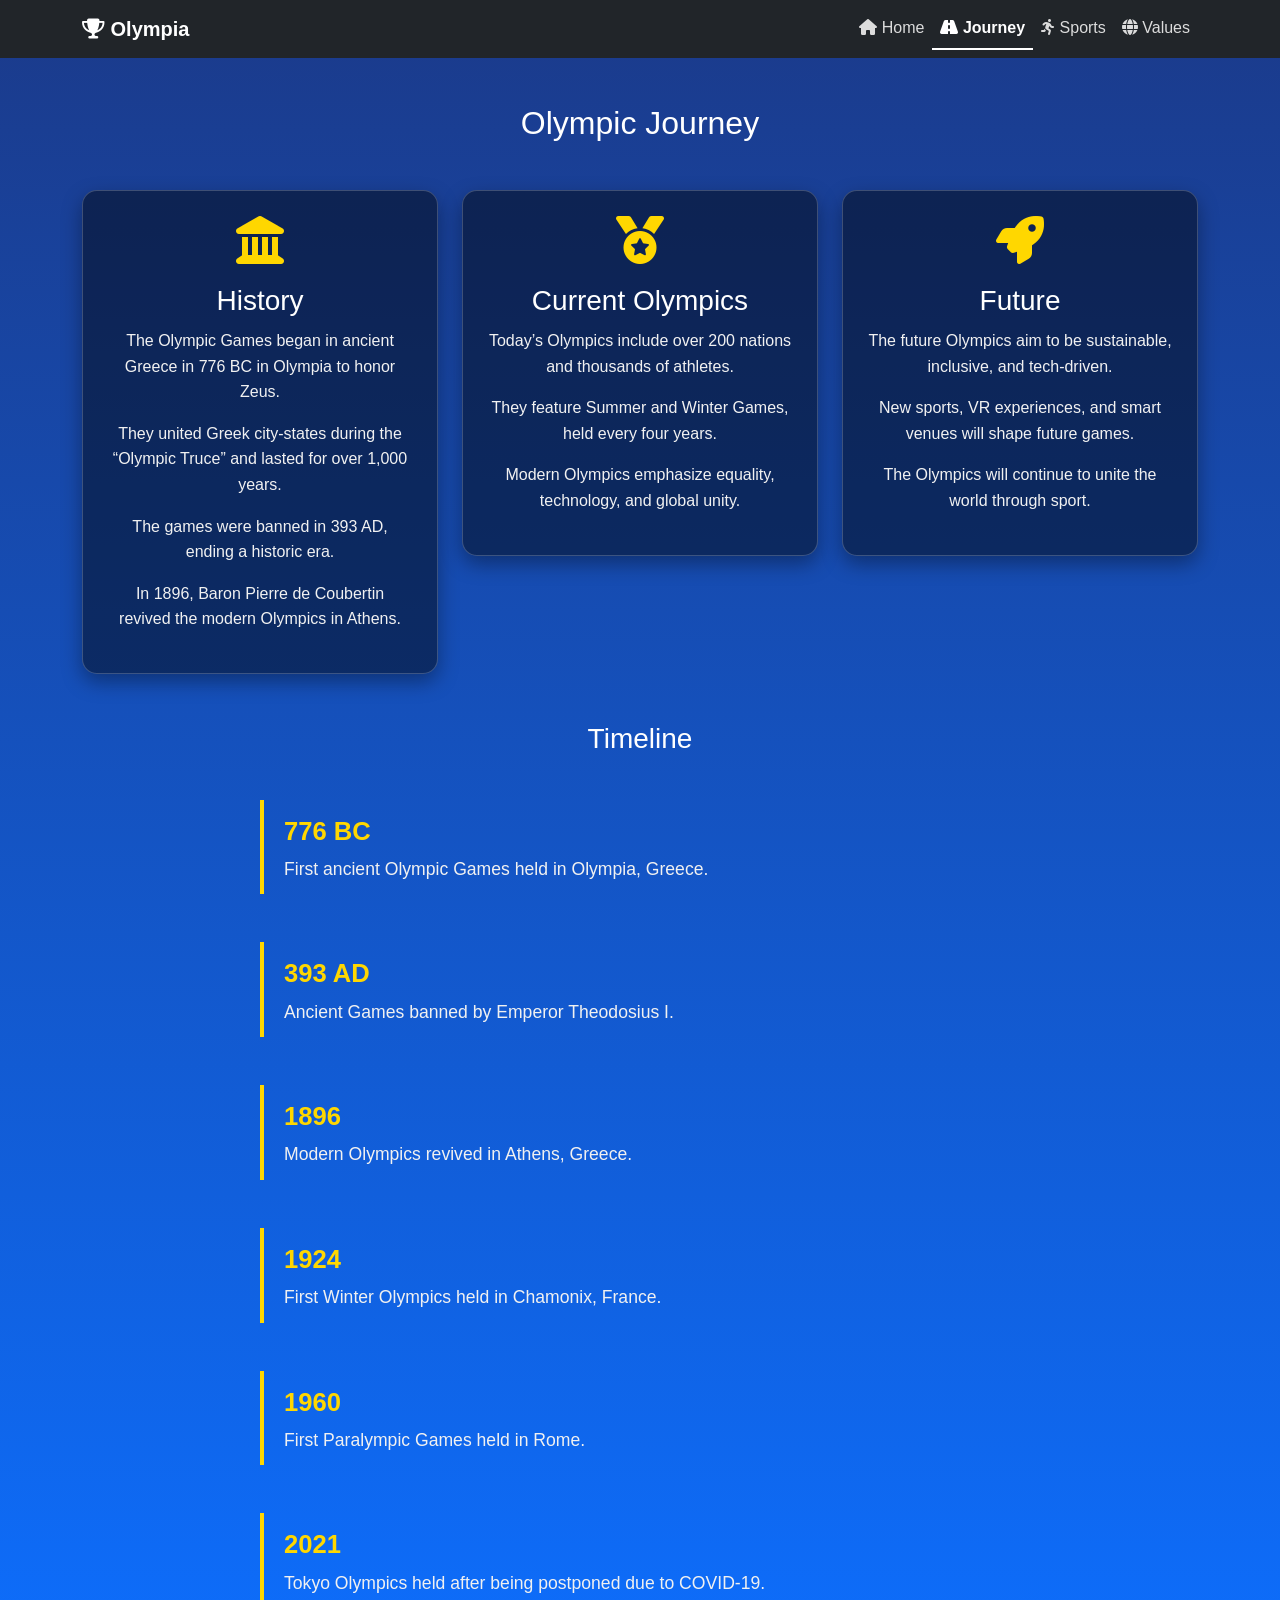
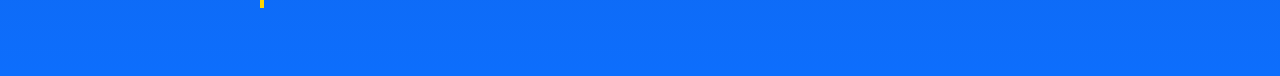
<file: FinalsMAD/journey.html>
<!DOCTYPE html>
<html lang="en">

<head>
  <meta charset="UTF-8" />
  <title>Olympia</title>
  <meta name="viewport" content="width=device-width, initial-scale=1">

  <link rel="icon" href="icon.png">
  <link href="https://cdn.jsdelivr.net/npm/bootstrap@5.3.2/dist/css/bootstrap.min.css" rel="stylesheet">
  <link href="https://cdnjs.cloudflare.com/ajax/libs/font-awesome/6.5.1/css/all.min.css" rel="stylesheet">
  <link rel="stylesheet" href="style.css">
</head>

<body>
  <nav class="navbar navbar-expand-lg navbar-dark bg-dark fixed-top">
    <div class="container">
      <a class="navbar-brand" href="index.html">
        <i class="fa-solid fa-trophy"></i> Olympia
      </a>

      <button class="navbar-toggler" type="button" data-bs-toggle="collapse" data-bs-target="#nav"
        aria-label="Toggle navigation">
        <span class="navbar-toggler-icon"></span>
      </button>

      <div class="collapse navbar-collapse" id="nav">
        <ul class="navbar-nav ms-auto">
          <li class="nav-item"><a class="nav-link" href="index.html"><i class="fa-solid fa-house"></i> Home</a></li>
          <li class="nav-item"><a class="nav-link active" href="journey.html"><i class="fa-solid fa-road"></i> Journey</a></li>
          <li class="nav-item"><a class="nav-link" href="sports.html"><i class="fa-solid fa-person-running"></i> Sports</a></li>
          <li class="nav-item"><a class="nav-link" href="values.html"><i class="fa-solid fa-globe"></i> Values</a></li>
        </ul>
      </div>
    </div>
  </nav>

  <section id="journey" class="container py-5">
    <h2 class="text-center mb-5">Olympic Journey</h2>

    <div class="row text-center">
      <div class="col-md-4">
        <div class="journey-card animated-card">
          <i class="fa-solid fa-landmark icon"></i>
          <h3>History</h3>
          <p>The Olympic Games began in ancient Greece in 776 BC in Olympia to honor Zeus.</p>
          <p>They united Greek city-states during the “Olympic Truce” and lasted for over 1,000 years.</p>
          <p>The games were banned in 393 AD, ending a historic era.</p>
          <p>In 1896, Baron Pierre de Coubertin revived the modern Olympics in Athens.</p>
        </div>
      </div>

      <div class="col-md-4">
        <div class="journey-card animated-card">
          <i class="fa-solid fa-medal icon"></i>
          <h3>Current Olympics</h3>
          <p>Today’s Olympics include over 200 nations and thousands of athletes.</p>
          <p>They feature Summer and Winter Games, held every four years.</p>
          <p>Modern Olympics emphasize equality, technology, and global unity.</p>
        </div>
      </div>

      <div class="col-md-4">
        <div class="journey-card animated-card">
          <i class="fa-solid fa-rocket icon"></i>
          <h3>Future</h3>
          <p>The future Olympics aim to be sustainable, inclusive, and tech-driven.</p>
          <p>New sports, VR experiences, and smart venues will shape future games.</p>
          <p>The Olympics will continue to unite the world through sport.</p>
        </div>
      </div>
    </div>

    <div class="timeline mt-5">
      <h3 class="text-center mb-4">Timeline</h3>
      <div class="timeline-container">
        <div class="timeline-item reveal">
          <div class="timeline-year">776 BC</div>
          <div class="timeline-desc">First ancient Olympic Games held in Olympia, Greece.</div>
        </div>

        <div class="timeline-item reveal">
          <div class="timeline-year">393 AD</div>
          <div class="timeline-desc">Ancient Games banned by Emperor Theodosius I.</div>
        </div>

        <div class="timeline-item reveal">
          <div class="timeline-year">1896</div>
          <div class="timeline-desc">Modern Olympics revived in Athens, Greece.</div>
        </div>

        <div class="timeline-item reveal">
          <div class="timeline-year">1924</div>
          <div class="timeline-desc">First Winter Olympics held in Chamonix, France.</div>
        </div>

        <div class="timeline-item reveal">
          <div class="timeline-year">1960</div>
          <div class="timeline-desc">First Paralympic Games held in Rome.</div>
        </div>

        <div class="timeline-item reveal">
          <div class="timeline-year">2021</div>
          <div class="timeline-desc">Tokyo Olympics held after being postponed due to COVID-19.</div>
        </div>
      </div>
    </div>
  </section>

  <script>
    const reveals = document.querySelectorAll('.reveal');

    function revealOnScroll() {
      reveals.forEach(item => {
        const top = item.getBoundingClientRect().top;
        const windowHeight = window.innerHeight;

        if (top < windowHeight - 100) {
          item.classList.add('active');
        }
      });
    }

    window.addEventListener('scroll', revealOnScroll);
    window.addEventListener('load', revealOnScroll);
  </script>

  <script src="https://cdn.jsdelivr.net/npm/bootstrap@5.3.2/dist/js/bootstrap.bundle.min.js"></script>
</body>

</html>
</file>
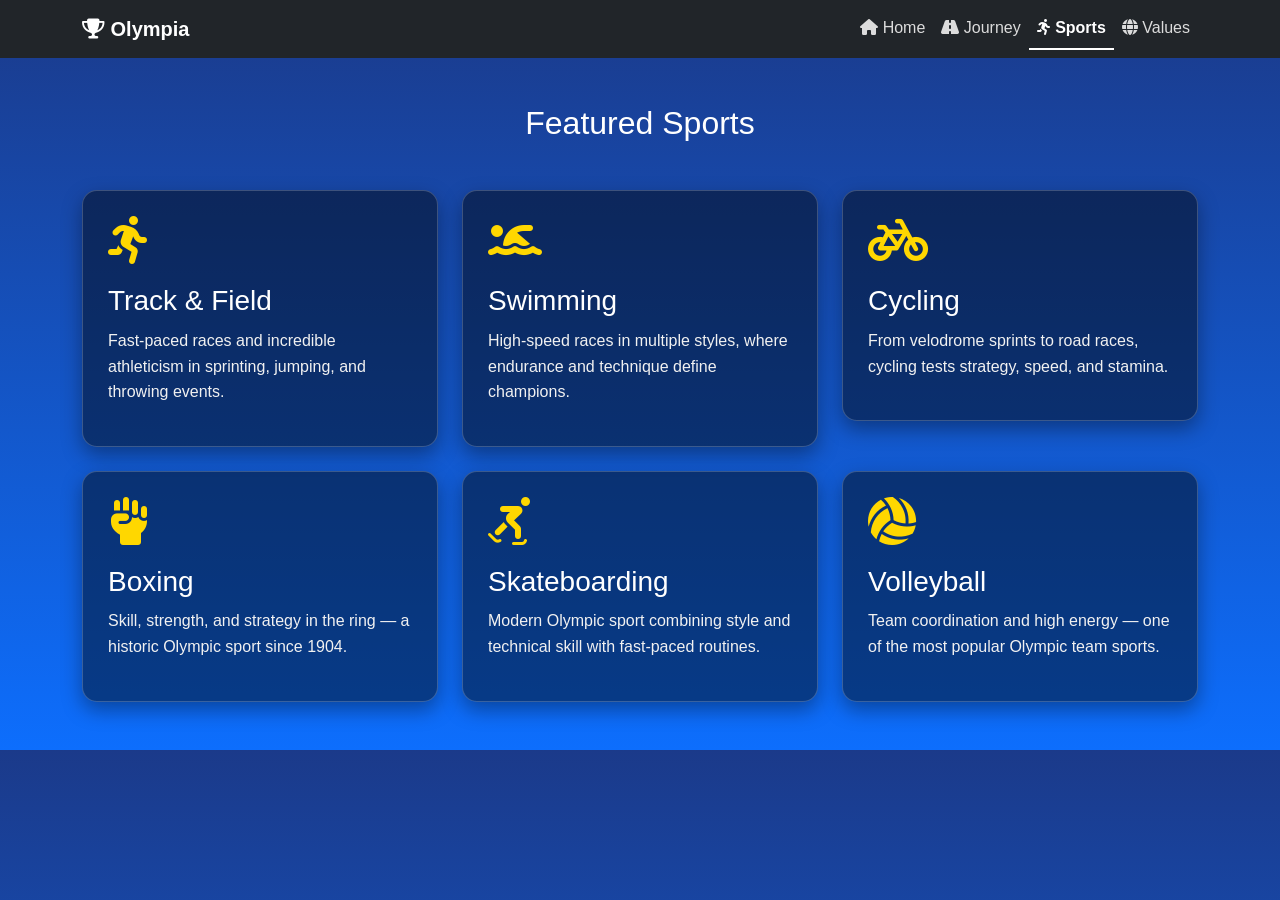
<file: FinalsMAD/sports.html>
<!DOCTYPE html>
<html lang="en">

<head>
  <meta charset="UTF-8" />
  <title>Olympia</title>
  <meta name="viewport" content="width=device-width, initial-scale=1">

  <link rel="icon" href="icon.png">
  <link href="https://cdn.jsdelivr.net/npm/bootstrap@5.3.2/dist/css/bootstrap.min.css" rel="stylesheet">
  <link href="https://cdnjs.cloudflare.com/ajax/libs/font-awesome/6.5.1/css/all.min.css" rel="stylesheet">
  <link rel="stylesheet" href="style.css">
</head>

<body>
  <nav class="navbar navbar-expand-lg navbar-dark bg-dark fixed-top">
    <div class="container">
      <a class="navbar-brand" href="index.html">
        <i class="fa-solid fa-trophy"></i> Olympia
      </a>

      <button class="navbar-toggler" type="button" data-bs-toggle="collapse" data-bs-target="#nav"
        aria-label="Toggle navigation">
        <span class="navbar-toggler-icon"></span>
      </button>

      <div class="collapse navbar-collapse" id="nav">
        <ul class="navbar-nav ms-auto">
          <li class="nav-item"><a class="nav-link" href="index.html"><i class="fa-solid fa-house"></i> Home</a></li>
          <li class="nav-item"><a class="nav-link" href="journey.html"><i class="fa-solid fa-road"></i> Journey</a></li>
          <li class="nav-item"><a class="nav-link active" href="sports.html"><i class="fa-solid fa-person-running"></i> Sports</a></li>
          <li class="nav-item"><a class="nav-link" href="values.html"><i class="fa-solid fa-globe"></i> Values</a></li>
        </ul>
      </div>
    </div>
  </nav>

  <div class="container py-5">
    <h2 class="text-center mb-5">Featured Sports</h2>

    <div class="row g-4">
      <div class="col-md-4">
        <div class="sport-card">
          <i class="fa-solid fa-person-running icon"></i>
          <h3>Track & Field</h3>
          <p>Fast-paced races and incredible athleticism in sprinting, jumping, and throwing events.</p>
        </div>
      </div>

      <div class="col-md-4">
        <div class="sport-card">
          <i class="fa-solid fa-person-swimming icon"></i>
          <h3>Swimming</h3>
          <p>High-speed races in multiple styles, where endurance and technique define champions.</p>
        </div>
      </div>

      <div class="col-md-4">
        <div class="sport-card">
          <i class="fa-solid fa-bicycle icon"></i>
          <h3>Cycling</h3>
          <p>From velodrome sprints to road races, cycling tests strategy, speed, and stamina.</p>
        </div>
      </div>

      <div class="col-md-4">
        <div class="sport-card">
          <i class="fa-solid fa-fist-raised icon"></i>
          <h3>Boxing</h3>
          <p>Skill, strength, and strategy in the ring — a historic Olympic sport since 1904.</p>
        </div>
      </div>

      <div class="col-md-4">
        <div class="sport-card">
          <i class="fa-solid fa-skating icon"></i>
          <h3>Skateboarding</h3>
          <p>Modern Olympic sport combining style and technical skill with fast-paced routines.</p>
        </div>
      </div>

      <div class="col-md-4">
        <div class="sport-card">
          <i class="fa-solid fa-volleyball icon"></i>
          <h3>Volleyball</h3>
          <p>Team coordination and high energy — one of the most popular Olympic team sports.</p>
        </div>
      </div>
    </div>
  </div>

  <script src="https://cdn.jsdelivr.net/npm/bootstrap@5.3.2/dist/js/bootstrap.bundle.min.js"></script>
</body>

</html>
</file>
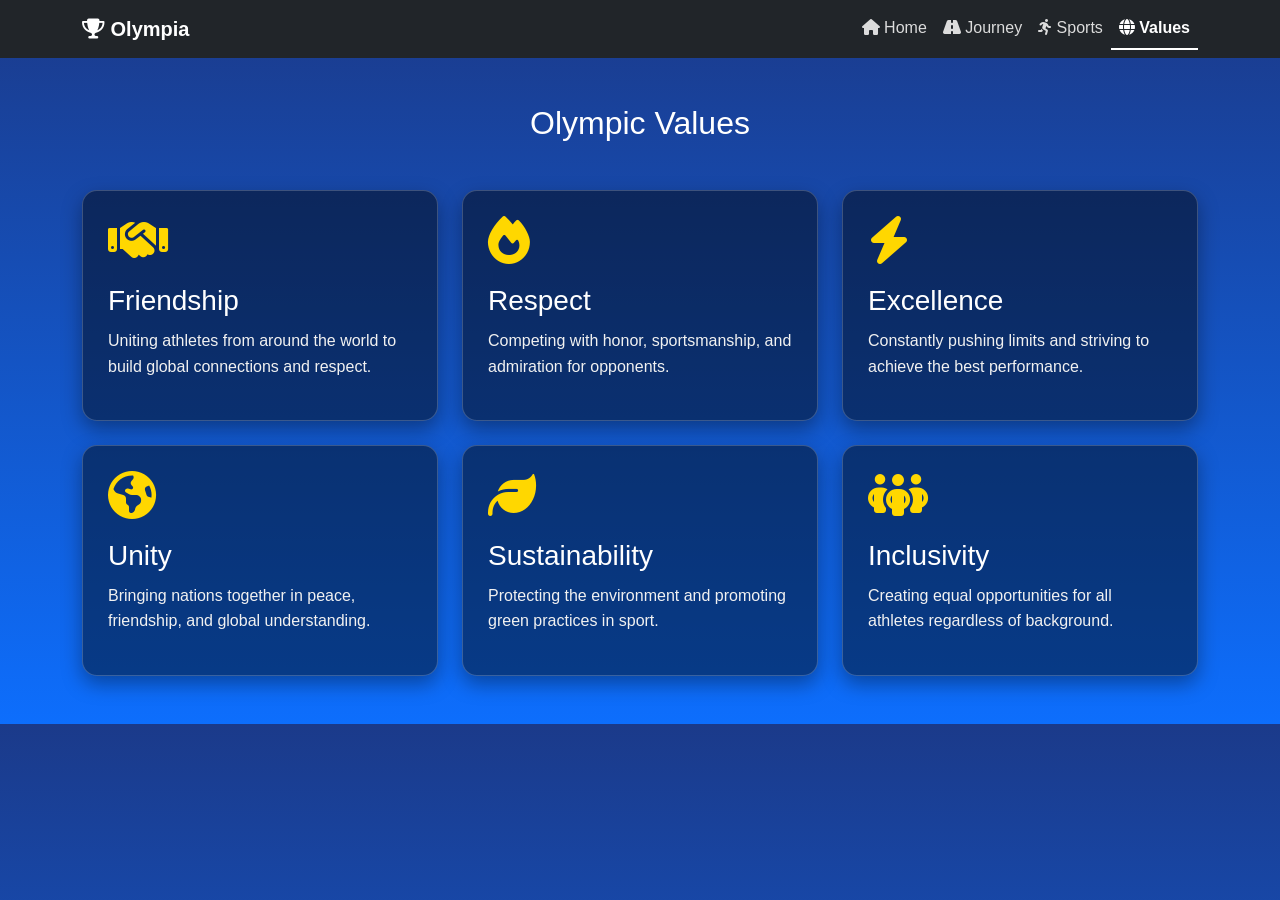
<file: FinalsMAD/values.html>
<!DOCTYPE html>
<html lang="en">

<head>
  <meta charset="UTF-8" />
  <title>Olympia</title>
  <meta name="viewport" content="width=device-width, initial-scale=1">

  <link rel="icon" href="icon.png">
  <link href="https://cdn.jsdelivr.net/npm/bootstrap@5.3.2/dist/css/bootstrap.min.css" rel="stylesheet">
  <link href="https://cdnjs.cloudflare.com/ajax/libs/font-awesome/6.5.1/css/all.min.css" rel="stylesheet">
  <link rel="stylesheet" href="style.css">
</head>

<body>
  <nav class="navbar navbar-expand-lg navbar-dark bg-dark fixed-top">
    <div class="container">
      <a class="navbar-brand" href="index.html">
        <i class="fa-solid fa-trophy"></i> Olympia
      </a>

      <button class="navbar-toggler" type="button" data-bs-toggle="collapse" data-bs-target="#nav"
        aria-label="Toggle navigation">
        <span class="navbar-toggler-icon"></span>
      </button>

      <div class="collapse navbar-collapse" id="nav">
        <ul class="navbar-nav ms-auto">
          <li class="nav-item"><a class="nav-link" href="index.html"><i class="fa-solid fa-house"></i> Home</a></li>
          <li class="nav-item"><a class="nav-link" href="journey.html"><i class="fa-solid fa-road"></i> Journey</a></li>
          <li class="nav-item"><a class="nav-link" href="sports.html"><i class="fa-solid fa-person-running"></i> Sports</a></li>
          <li class="nav-item"><a class="nav-link active" href="values.html"><i class="fa-solid fa-globe"></i> Values</a></li>
        </ul>
      </div>
    </div>
  </nav>

  <div class="container py-5">
    <h2 class="text-center mb-5">Olympic Values</h2>

    <div class="row g-4">
      <div class="col-md-4">
        <div class="value-card animated-card">
          <i class="fa-solid fa-handshake icon"></i>
          <h3>Friendship</h3>
          <p>Uniting athletes from around the world to build global connections and respect.</p>
        </div>
      </div>

      <div class="col-md-4">
        <div class="value-card animated-card">
          <i class="fa-solid fa-fire icon"></i>
          <h3>Respect</h3>
          <p>Competing with honor, sportsmanship, and admiration for opponents.</p>
        </div>
      </div>

      <div class="col-md-4">
        <div class="value-card animated-card">
          <i class="fa-solid fa-bolt icon"></i>
          <h3>Excellence</h3>
          <p>Constantly pushing limits and striving to achieve the best performance.</p>
        </div>
      </div>

      <div class="col-md-4">
        <div class="value-card animated-card">
          <i class="fa-solid fa-earth-americas icon"></i>
          <h3>Unity</h3>
          <p>Bringing nations together in peace, friendship, and global understanding.</p>
        </div>
      </div>

      <div class="col-md-4">
        <div class="value-card animated-card">
          <i class="fa-solid fa-leaf icon"></i>
          <h3>Sustainability</h3>
          <p>Protecting the environment and promoting green practices in sport.</p>
        </div>
      </div>

      <div class="col-md-4">
        <div class="value-card animated-card">
          <i class="fa-solid fa-people-group icon"></i>
          <h3>Inclusivity</h3>
          <p>Creating equal opportunities for all athletes regardless of background.</p>
        </div>
      </div>
    </div>
  </div>

  <script src="https://cdn.jsdelivr.net/npm/bootstrap@5.3.2/dist/js/bootstrap.bundle.min.js"></script>
</body>

</html>
</file>
<file: FinalsMAD/style.css>
body {
  margin: 0;
  padding-top: 56px;
  background: linear-gradient(180deg, #1b3a8a 0%, #0d6efd 100%);
  font-family: Arial, sans-serif;
  color: #fff;
}

.navbar-brand {
  font-weight: bold;
}

.navbar .nav-link {
  color: #dcdcdc;
}

.navbar .nav-link.active {
  color: #ffffff;
  font-weight: bold;
  border-bottom: 2px solid #ffffff;
}

#three-canvas {
  width: 100%;
  height: 100vh;
  display: block;
  background: linear-gradient(180deg, #1b3a8a 0%, #0d6efd 100%);
}

.hero-text {
  position: absolute;
  top: 50%;
  left: 50%;
  transform: translate(-50%, -50%);
  color: white;
  z-index: 2;
  text-shadow: 0 2px 15px rgba(0, 0, 0, 0.5);
  text-align: center;
  padding: 0 20px;
}

.hero-text h1 {
  font-size: 4rem;
  font-weight: 700;
  letter-spacing: 1px;
  margin-bottom: 15px;
}

.hero-text p {
  font-size: 1.2rem;
  margin-bottom: 20px;
  color: #f2f7ff;
}

.hero-buttons .btn {
  margin: 5px;
}

.journey-card,
.sport-card,
.value-card {
  background: rgba(0, 0, 0, 0.45);
  border: 1px solid rgba(255, 255, 255, 0.2);
  border-radius: 15px;
  padding: 25px;
  box-shadow: 0 8px 20px rgba(0, 0, 0, 0.35);
  transition: transform 0.3s ease, background 0.3s ease;
}

.journey-card:hover,
.sport-card:hover,
.value-card:hover {
  transform: translateY(-8px);
  background: rgba(255, 255, 255, 0.08);
}

.icon {
  font-size: 3rem;
  color: #ffd700;
  margin-bottom: 10px;
}

.journey-card h3,
.sport-card h3,
.value-card h3 {
  margin-top: 10px;
  margin-bottom: 10px;
  color: #fff;
}

.journey-card p,
.sport-card p,
.value-card p {
  color: #f1f1f1;
  line-height: 1.6;
}

.timeline {
  max-width: 1000px;
  margin: 0 auto;
}

.timeline-container {
  display: flex;
  flex-direction: column;
  gap: 2rem;
  max-width: 800px;
  margin: 0 auto;
  padding: 20px;
}

.timeline-item {
  opacity: 0;
  transform: translateY(30px);
  transition: all 0.7s ease-out;
  padding: 12px 20px;
  border-left: 4px solid #ffd700;
}

.timeline-item:not(:last-child) {
  margin-bottom: 1rem;
}

.timeline-year {
  font-size: 1.6rem;
  color: #ffd700;
  font-weight: bold;
}

.timeline-desc {
  margin-top: 6px;
  font-size: 1.1rem;
  color: #f1f1f1;
}

.reveal.active {
  opacity: 1;
  transform: translateY(0);
}


.animated-card {
  animation: fadeInUp 1s ease forwards;
  opacity: 0;
}

.animated-card:nth-child(1) { animation-delay: 0.2s; }
.animated-card:nth-child(2) { animation-delay: 0.4s; }
.animated-card:nth-child(3) { animation-delay: 0.6s; }
.animated-card:nth-child(4) { animation-delay: 0.8s; }
.animated-card:nth-child(5) { animation-delay: 1.0s; }
.animated-card:nth-child(6) { animation-delay: 1.2s; }

@keyframes fadeInUp {
  from {
    transform: translateY(20px);
    opacity: 0;
  }
  to {
    transform: translateY(0);
    opacity: 1;
  }
}


@media screen and (max-width: 768px) {
  .hero-text h1 {
    font-size: 2.6rem;
  }

  .hero-text p {
    font-size: 1rem;
  }

  .animated-card {
    animation-duration: 0.8s;
  }
}
</file>
